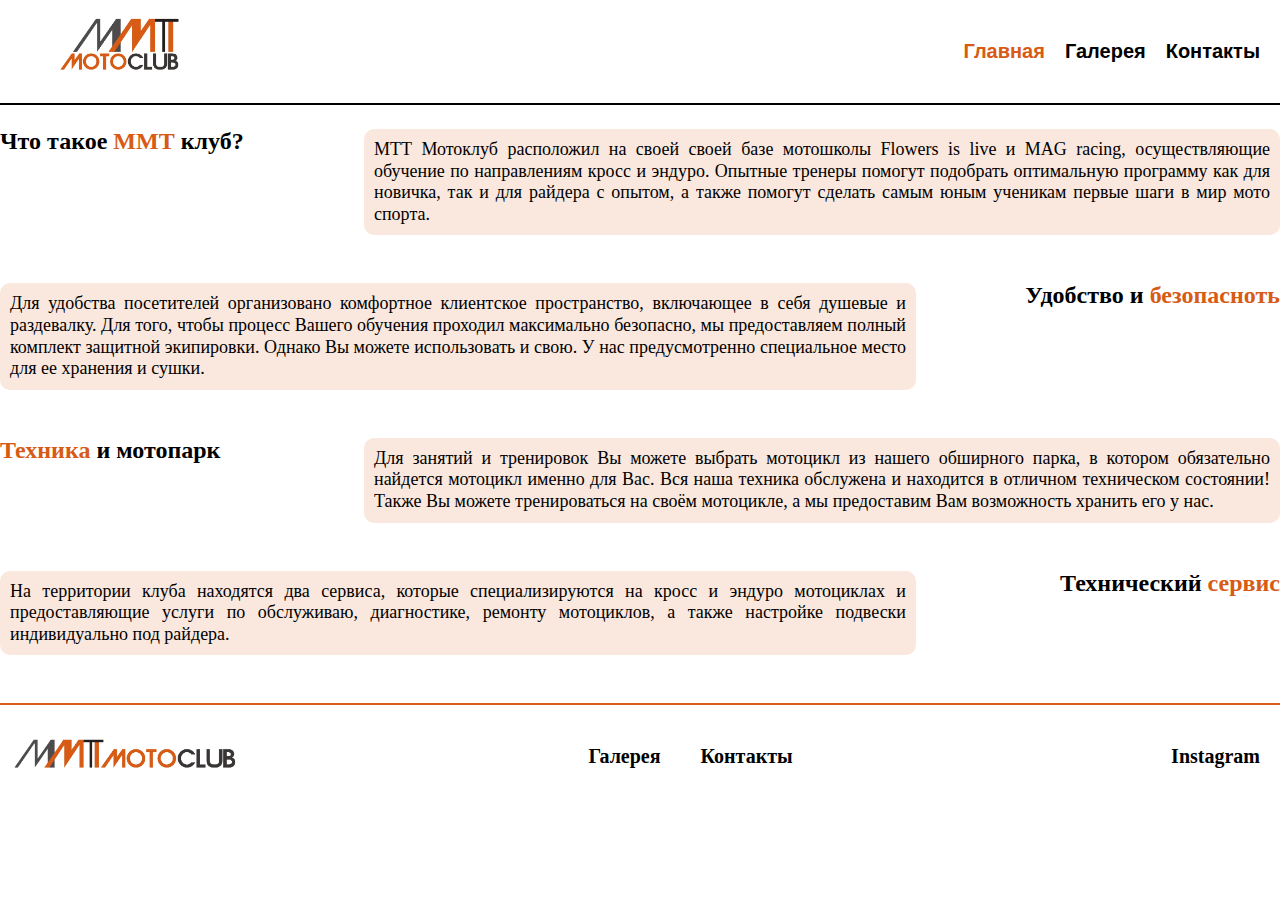
<file: index.html>
<!DOCTYPE html>
<html lang="ru">
  <head>
    <meta charset="UTF-8" />
    <meta http-equiv="X-UA-Compatible" content="IE=edge" />
    <meta name="viewport" content="width=device-width, initial-scale=1.0" />
    <link
      href="https://cdn.jsdelivr.net/npm/bootstrap@5.3.0-alpha2/dist/css/bootstrap.min.css"
      rel="stylesheet"
      integrity="sha384-aFq/bzH65dt+w6FI2ooMVUpc+21e0SRygnTpmBvdBgSdnuTN7QbdgL+OapgHtvPp"
      crossorigin="anonymous"
    />
    <meta
      name="description"
      content="MMT мотошкола. Обучение по направлениям кросс и эндуро"
    />
    <meta name="keywords" content="мотоклуб, MMT мотоклуб, кросс, эндуро" />
    <link type="text/css" href="css/main.css" rel="stylesheet" />
    <link
      rel="icon"
      href="logos/MMt-Moto-Logo-icon_page-0001.jpg"
      sizes="512x512"
    />
    <title>MMT Мотоклуб</title>
  </head>
  <body>
    <div class="container">
      <div class="header">
        <div class="logo">
          <a href="index.html"
            ><img
              class="header-logo"
              src="logos/MMt-Moto-Logo-icon_page-0001.jpg"
              alt="logo"
          /></a>
        </div>
        <div class="nav">
          <ul>
            <li><a href="index.html" style="color: #d75b15">Главная</a></li>
            <li><a href="gallery.html">Галерея</a></li>
            <li><a href="contacts.html">Контакты</a></li>
            <!-- <li>8 (926) 764-09-26</li> -->
          </ul>
        </div>
      </div>
      <div class="content">
        <section>
          <h2>Что такое <span class="colored">ММТ</span> клуб?</h2>
          <p class="main-text">
            МТТ Мотоклуб расположил на своей своей базе мотошколы Flowers is
            live и MAG racing, осуществляющие обучение по направлениям кросс и
            эндуро. Опытные тренеры помогут подобрать оптимальную программу как
            для новичка, так и для райдера с опытом, а также помогут сделать
            самым юным ученикам первые шаги в мир мото спорта.
          </p>
        </section>
        <section>
          <p class="main-text">
            Для удобства посетителей организовано комфортное клиентское
            пространство, включающее в себя душевые и раздевалку. Для того,
            чтобы процесс Вашего обучения проходил максимально безопасно, мы
            предоставляем полный комплект защитной экипировки. Однако Вы можете
            использовать и свою. У нас предусмотренно специальное место для ее
            хранения и сушки.
          </p>
          <h2 class="right-side">
            Удобство и <span class="colored">безопасноть</span>
          </h2>
        </section>
        <section>
          <h2><span class="colored">Техника</span> и мотопарк</h2>
          <p class="main-text">
            Для занятий и тренировок Вы можете выбрать мотоцикл из нашего
            обширного парка, в котором обязательно найдется мотоцикл именно для
            Вас. Вся наша техника обслужена и находится в отличном техническом
            состоянии! Также Вы можете тренироваться на своём мотоцикле, а мы
            предоставим Вам возможность хранить его у нас.
          </p>
        </section>
        <section>
          <p class="main-text">
            На территории клуба находятся два сервиса, которые специализируются
            на кросс и эндуро мотоциклах и предоставляющие услуги по обслуживаю,
            диагностике, ремонту мотоциклов, а также настройке подвески
            индивидуально под райдера.
          </p>
          <h2 class="right-side">
            Технический <span class="colored">сервис</span>
          </h2>
        </section>
      </div>
      <div class="footer">
        <div class="logo">
          <a href="index.html">
            <img
              src="logos/MMt-Moto-Logo-3_page-0001.jpg"
              class="footer-logo"
              alt="logo"
            />
          </a>
        </div>
        <div class="footer-nav">
          <ul>
            <li><a href="gallery.html">Галерея</a></li>
            <li><a href="contacts.html">Контакты</a></li>
          </ul>
        </div>
        <div class="footer-contacts">
          <ul>
            <li>
              <a href="https://instagram.com/mmt_moto_club?igshid=YmMyMTA2M2Y="
                >Instagram</a
              >
            </li>
            <!-- <li>
              <a href="mailto:example@gmail.com"
                ><span class="colored">exapmle</span>@gmail.com</a
              >
            </li> -->
            <!-- <li class="colored">8 (926) 764-09-26</li> TRto$touRY24 -->
          </ul>
        </div>
      </div>
    </div>
  </body>
</html>
</file>
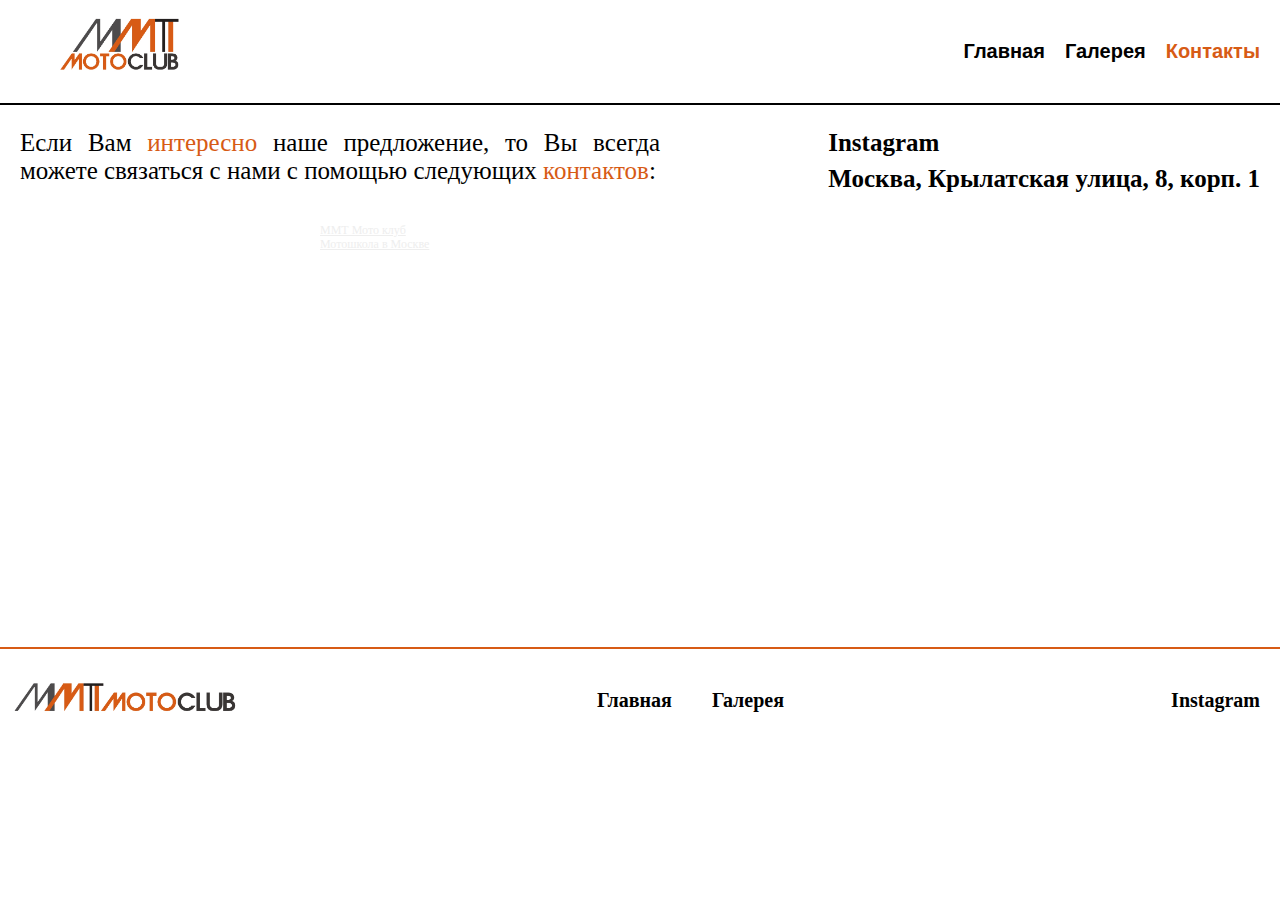
<file: contacts.html>
<!DOCTYPE html>
<html lang="en">
  <head>
    <meta charset="UTF-8" />
    <meta http-equiv="X-UA-Compatible" content="IE=edge" />
    <meta name="viewport" content="width=device-width, initial-scale=1.0" />
    <link
      href="https://cdn.jsdelivr.net/npm/bootstrap@5.3.0-alpha2/dist/css/bootstrap.min.css"
      rel="stylesheet"
      integrity="sha384-aFq/bzH65dt+w6FI2ooMVUpc+21e0SRygnTpmBvdBgSdnuTN7QbdgL+OapgHtvPp"
      crossorigin="anonymous"
    />

    <meta
      name="description"
      content="MMT мотошкола. Обучение по направлениям кросс и эндуро"
    />
    <meta name="keywords" content="мотоклуб, MMT мотоклуб, кросс, эндуро" />
    <link type="text/css" href="css/main.css" rel="stylesheet" />
    <link
      rel="icon"
      href="logos/MMt-Moto-Logo-icon_page-0001.jpg"
      sizes="512x512"
    />
    <title>MMT Мотоклуб</title>
  </head>
  <body>
    <div class="container">
      <div class="header">
        <div class="logo">
          <a href="index.html"
            ><img
              class="header-logo"
              src="logos/MMt-Moto-Logo-icon_page-0001.jpg"
          /></a>
        </div>
        <div class="nav">
          <ul>
            <li><a href="index.html">Главная</a></li>
            <li><a href="gallery.html">Галерея</a></li>
            <li><a href="contacts.html" style="color: #d75b15">Контакты</a></li>
            <!-- <li>8 (926) 764-09-26</li> -->
          </ul>
        </div>
      </div>
      <div class="content">
        <div class="content-container">
          <p class="description">
            Если Вам <span class="colored">интересно</span> наше предложение, то
            Вы всегда можете связаться с нами с помощью следующих
            <span class="colored">контактов</span>:
          </p>

          <div class="links">
            <ul>
              <li>
                <a
                  href="https://instagram.com/mmt_moto_club?igshid=YmMyMTA2M2Y="
                  >Instagram</a
                >
              </li>
              <li>Москва, Крылатская улица, 8, корп. 1</li>
              <!-- <li>
                <a href="mailto:example@gmail.com"
                  ><span class="colored">exapmle</span>@gmail.com</a
                >
              </li> -->
              <!-- <li>8 (926) 764-09-26</li> -->
            </ul>
          </div>
        </div>
        <div class="map" style="position: relative; overflow: hidden">
          <a
            href="https://yandex.ru/maps/org/mmt_moto_klub/20828356792/?utm_medium=mapframe&utm_source=maps"
            style="color: #eee; font-size: 12px; position: absolute; top: 0px"
            >ММТ Мото клуб</a
          ><a
            href="https://yandex.ru/maps/213/moscow/category/motorcycle_school/132743426043/?utm_medium=mapframe&utm_source=maps"
            style="color: #eee; font-size: 12px; position: absolute; top: 14px"
            >Мотошкола в Москве</a
          ><iframe
            src="https://yandex.ru/map-widget/v1/?ll=37.433949%2C55.757657&mode=poi&poi%5Bpoint%5D=37.434070%2C55.758737&poi%5Buri%5D=ymapsbm1%3A%2F%2Forg%3Foid%3D20828356792&z=16.89"
            width="560"
            height="400"
            frameborder="1"
            allowfullscreen="true"
            style="position: relative"
          ></iframe>
        </div>
      </div>

      <div class="footer">
        <div class="logo">
          <a href="index.html">
            <img
              src="logos/MMt-Moto-Logo-3_page-0001.jpg"
              class="footer-logo"
              alt="logo"
            />
          </a>
        </div>
        <div class="footer-nav">
          <ul>
            <li><a href="index.html">Главная</a></li>
            <li><a href="gallery.html">Галерея</a></li>
          </ul>
        </div>
        <div class="footer-contacts">
          <ul>
            <li>
              <a href="https://instagram.com/mmt_moto_club?igshid=YmMyMTA2M2Y="
                >Instagram</a
              >
            </li>
            <!-- <li>
            <a href="mailto:example@gmail.com"
              ><span class="colored">exapmle</span>@gmail.com</a
            >
          </li> -->
            <!-- <li class="colored">8 (926) 764-09-26</li> -->
          </ul>
        </div>
      </div>
    </div>
  </body>
</html>
</file>
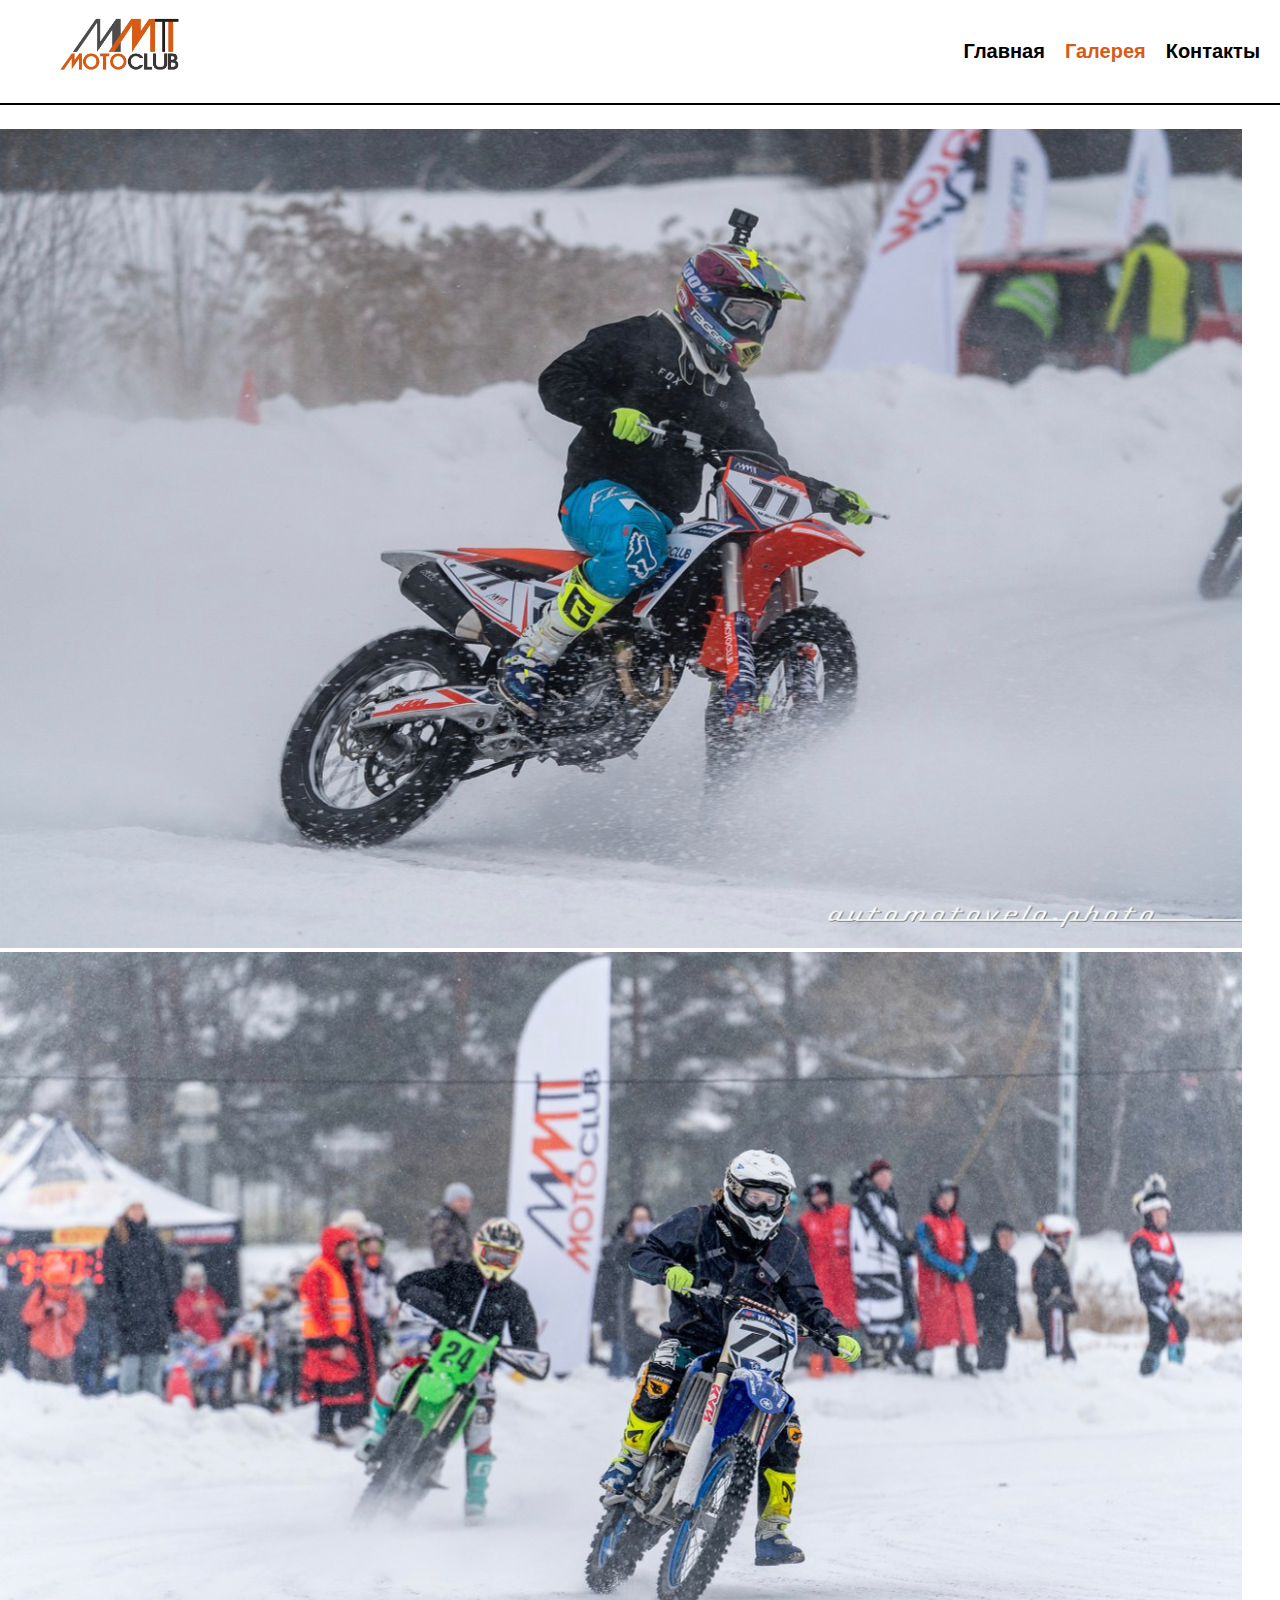
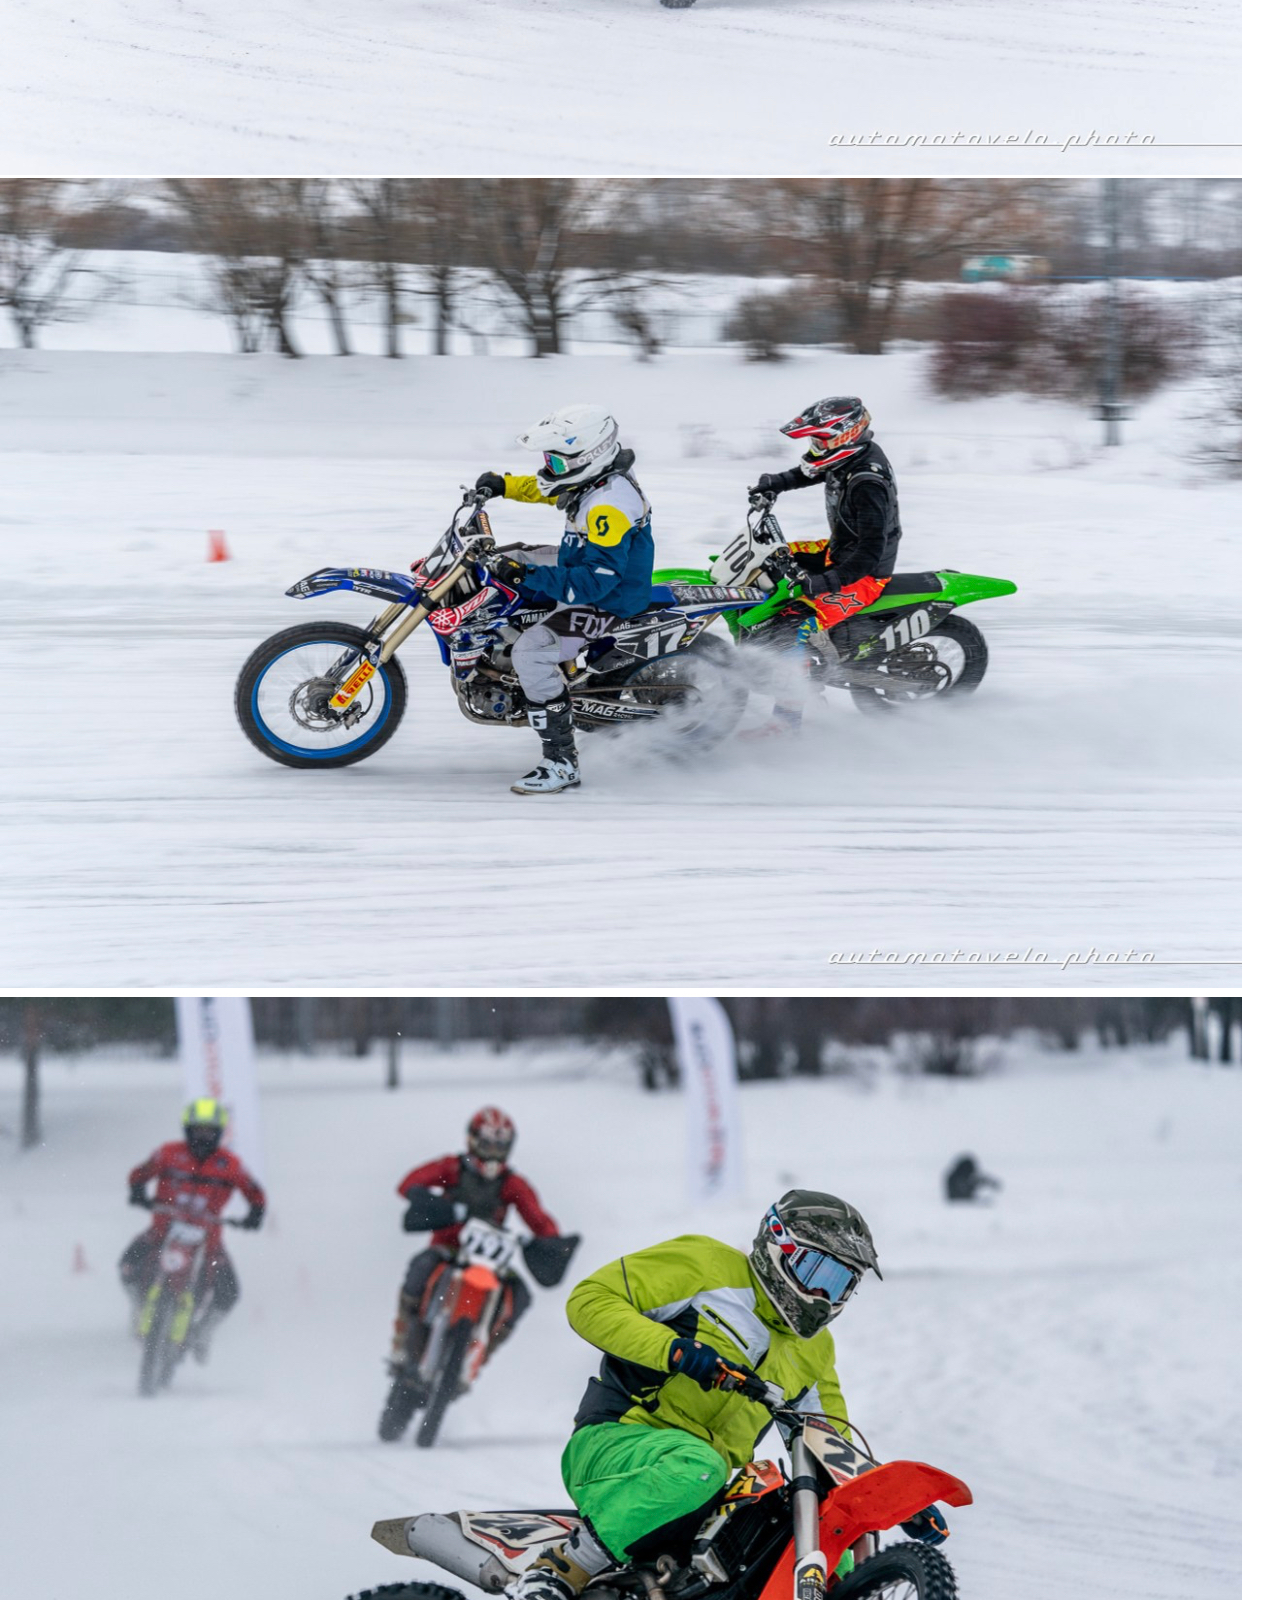
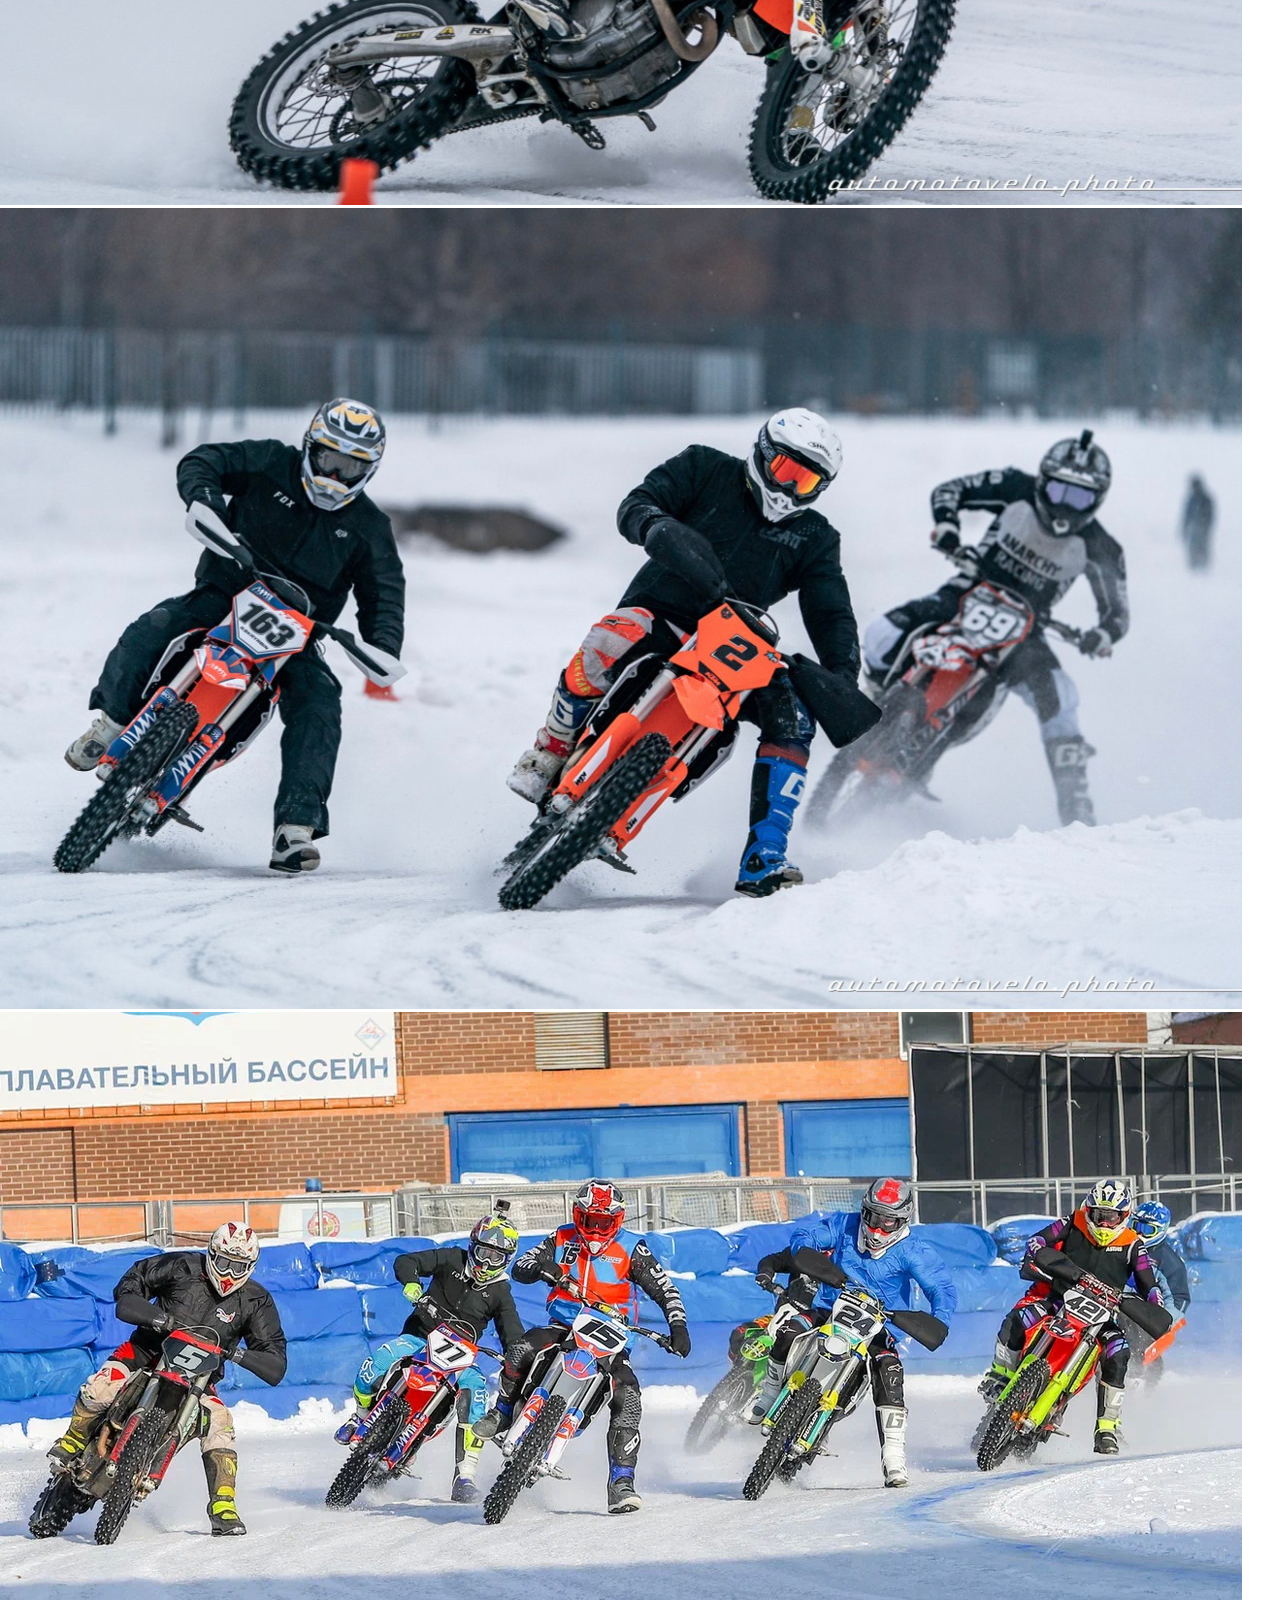
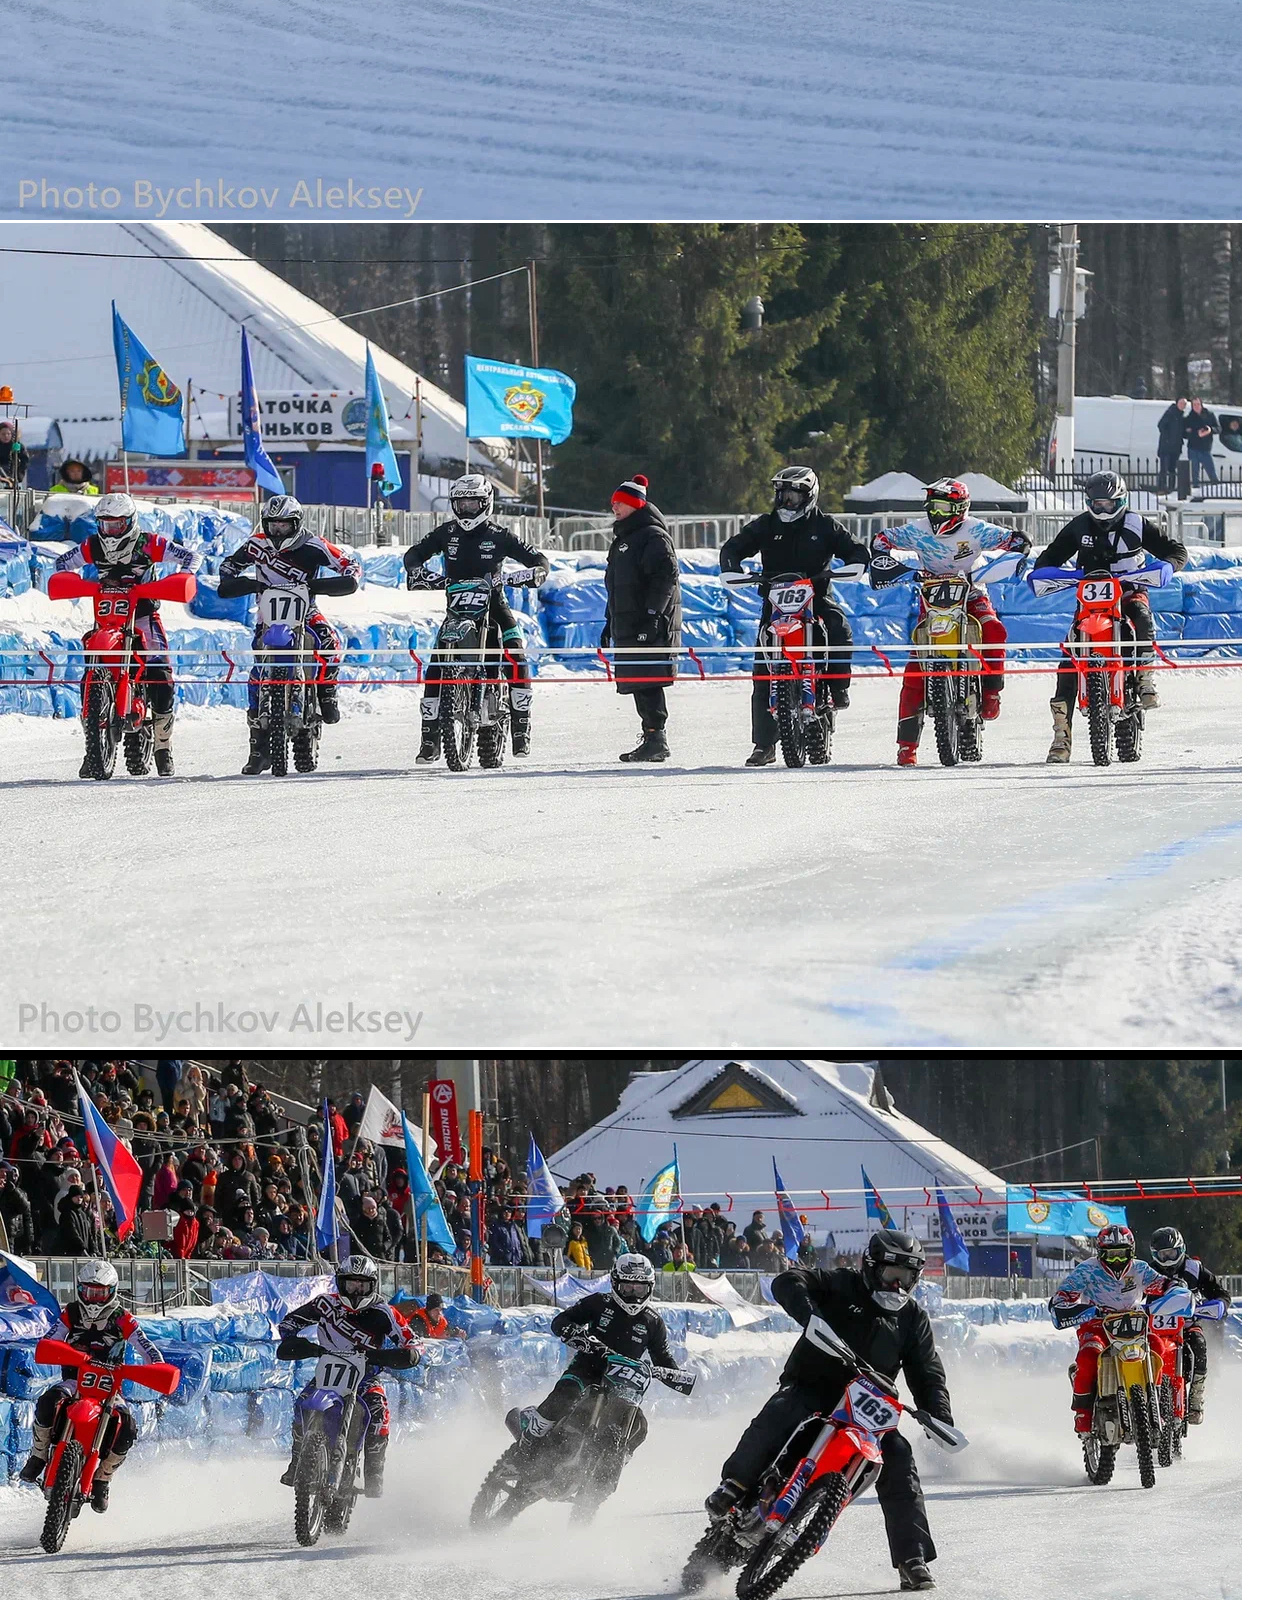
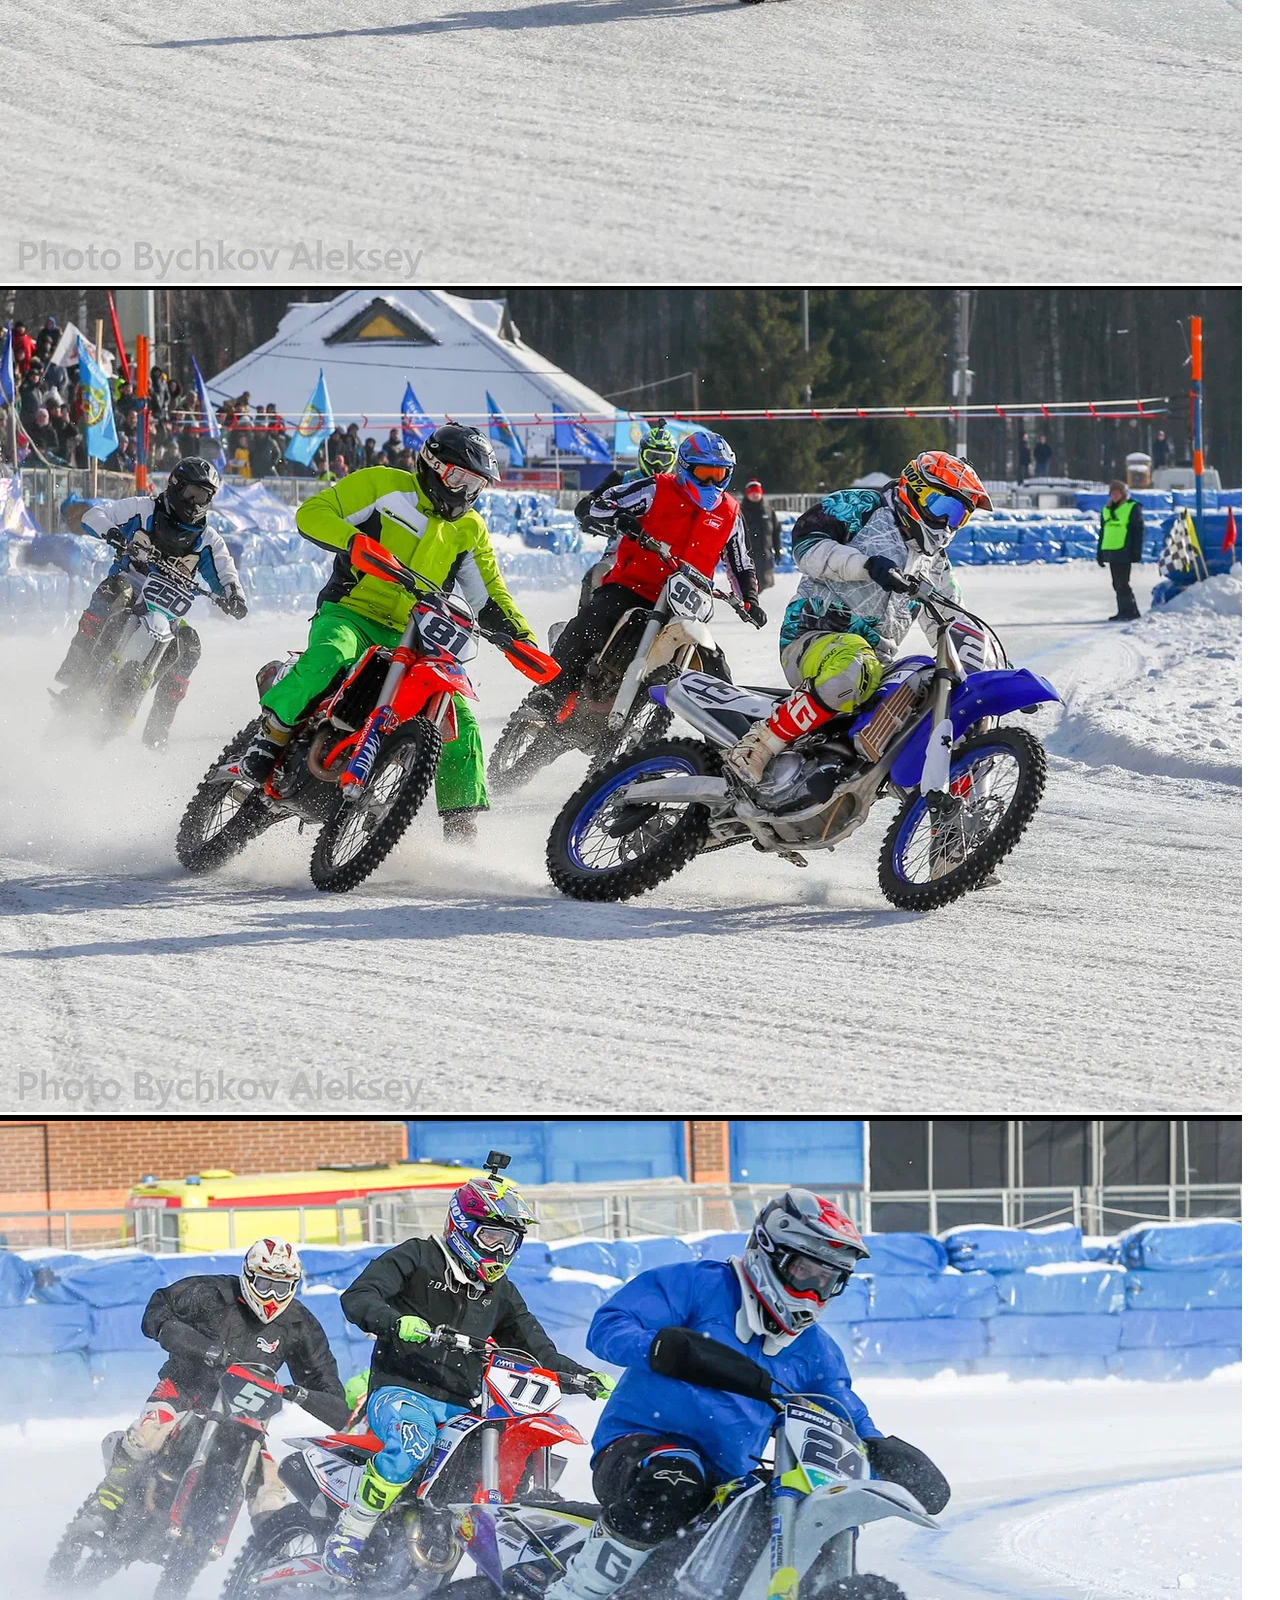
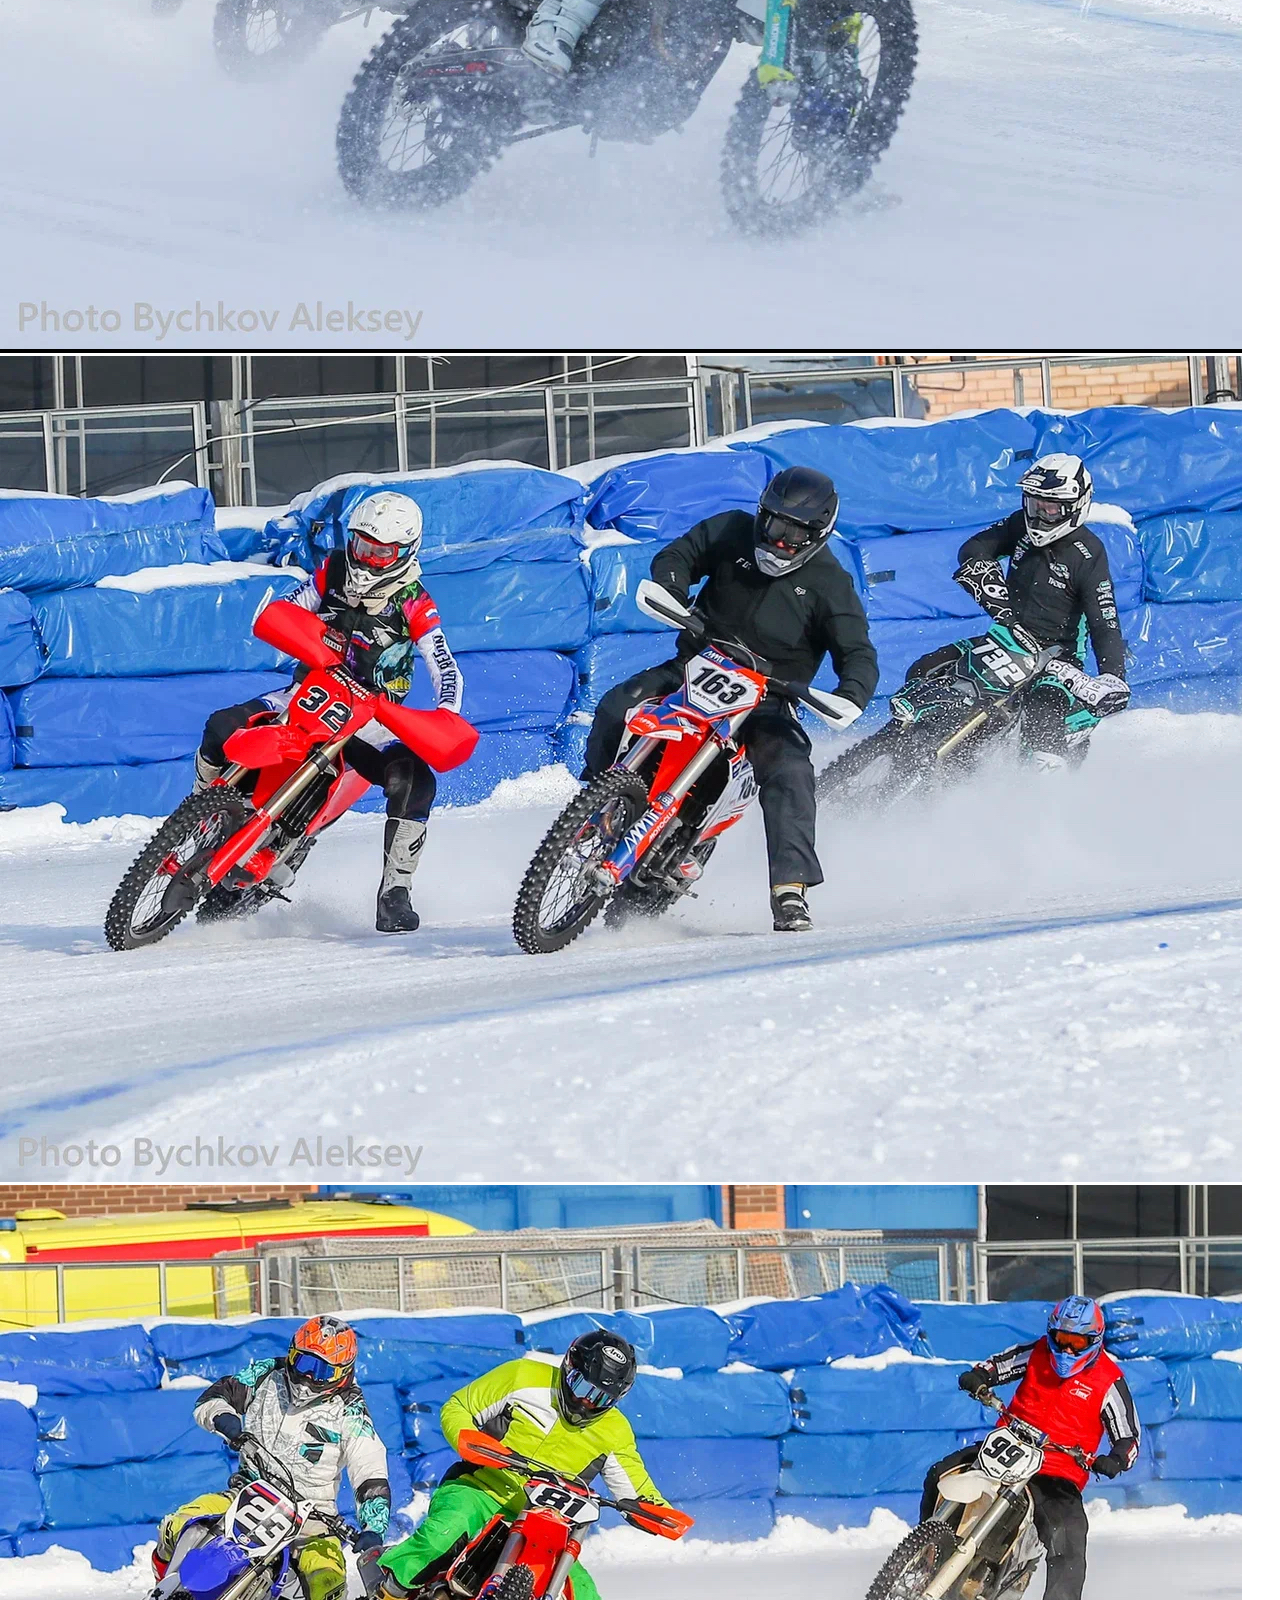
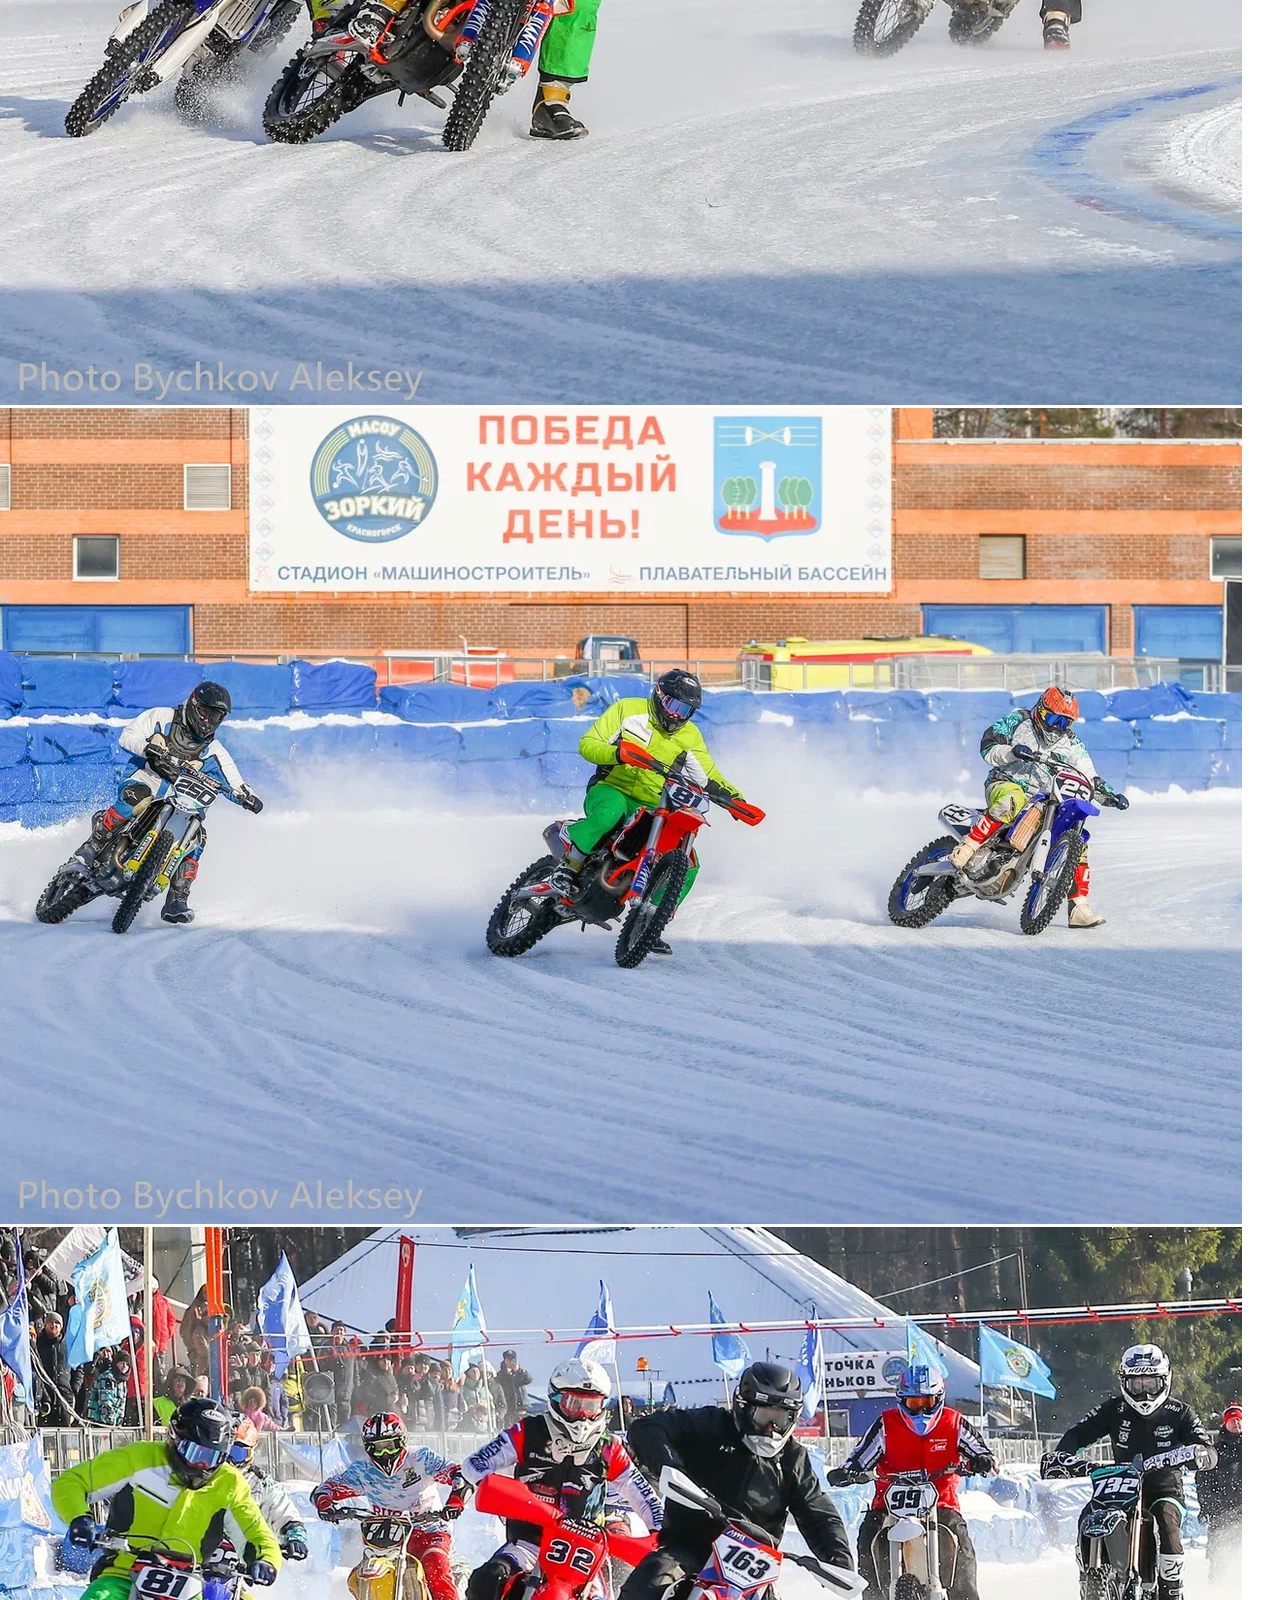
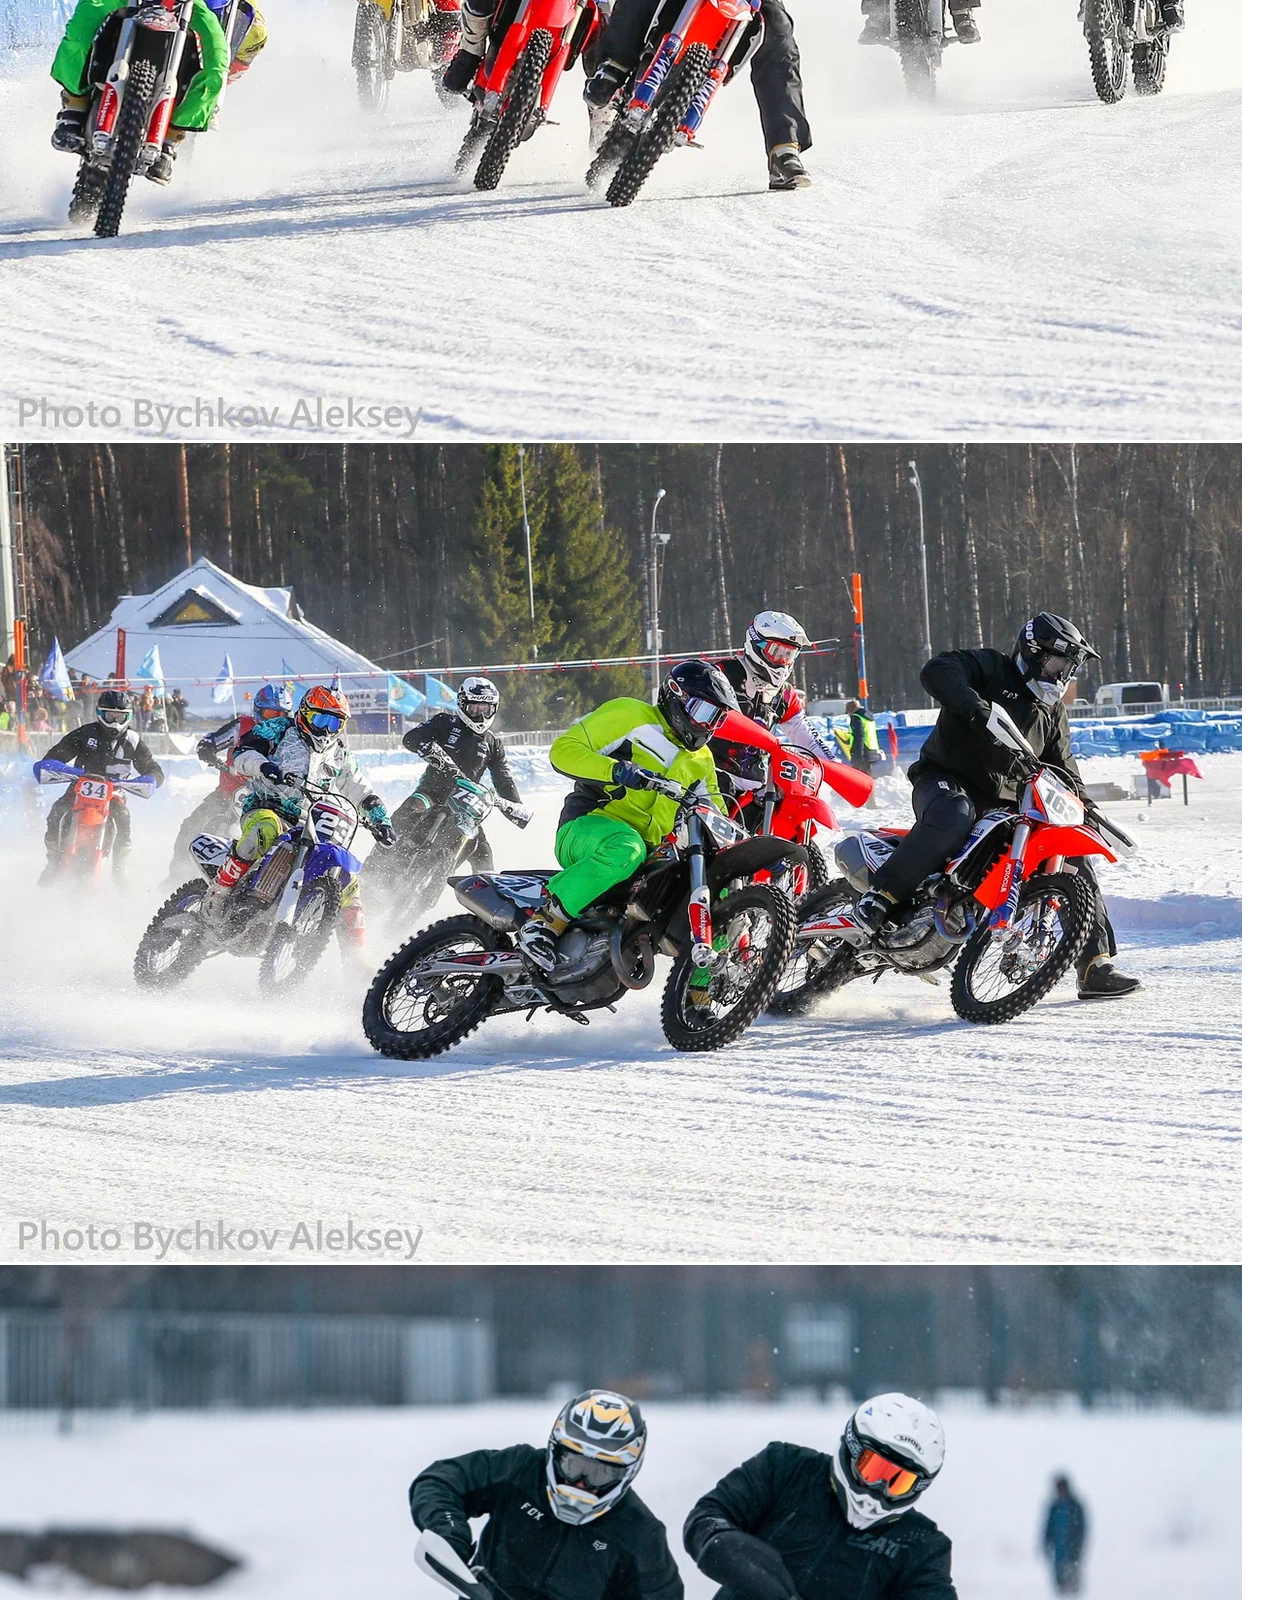
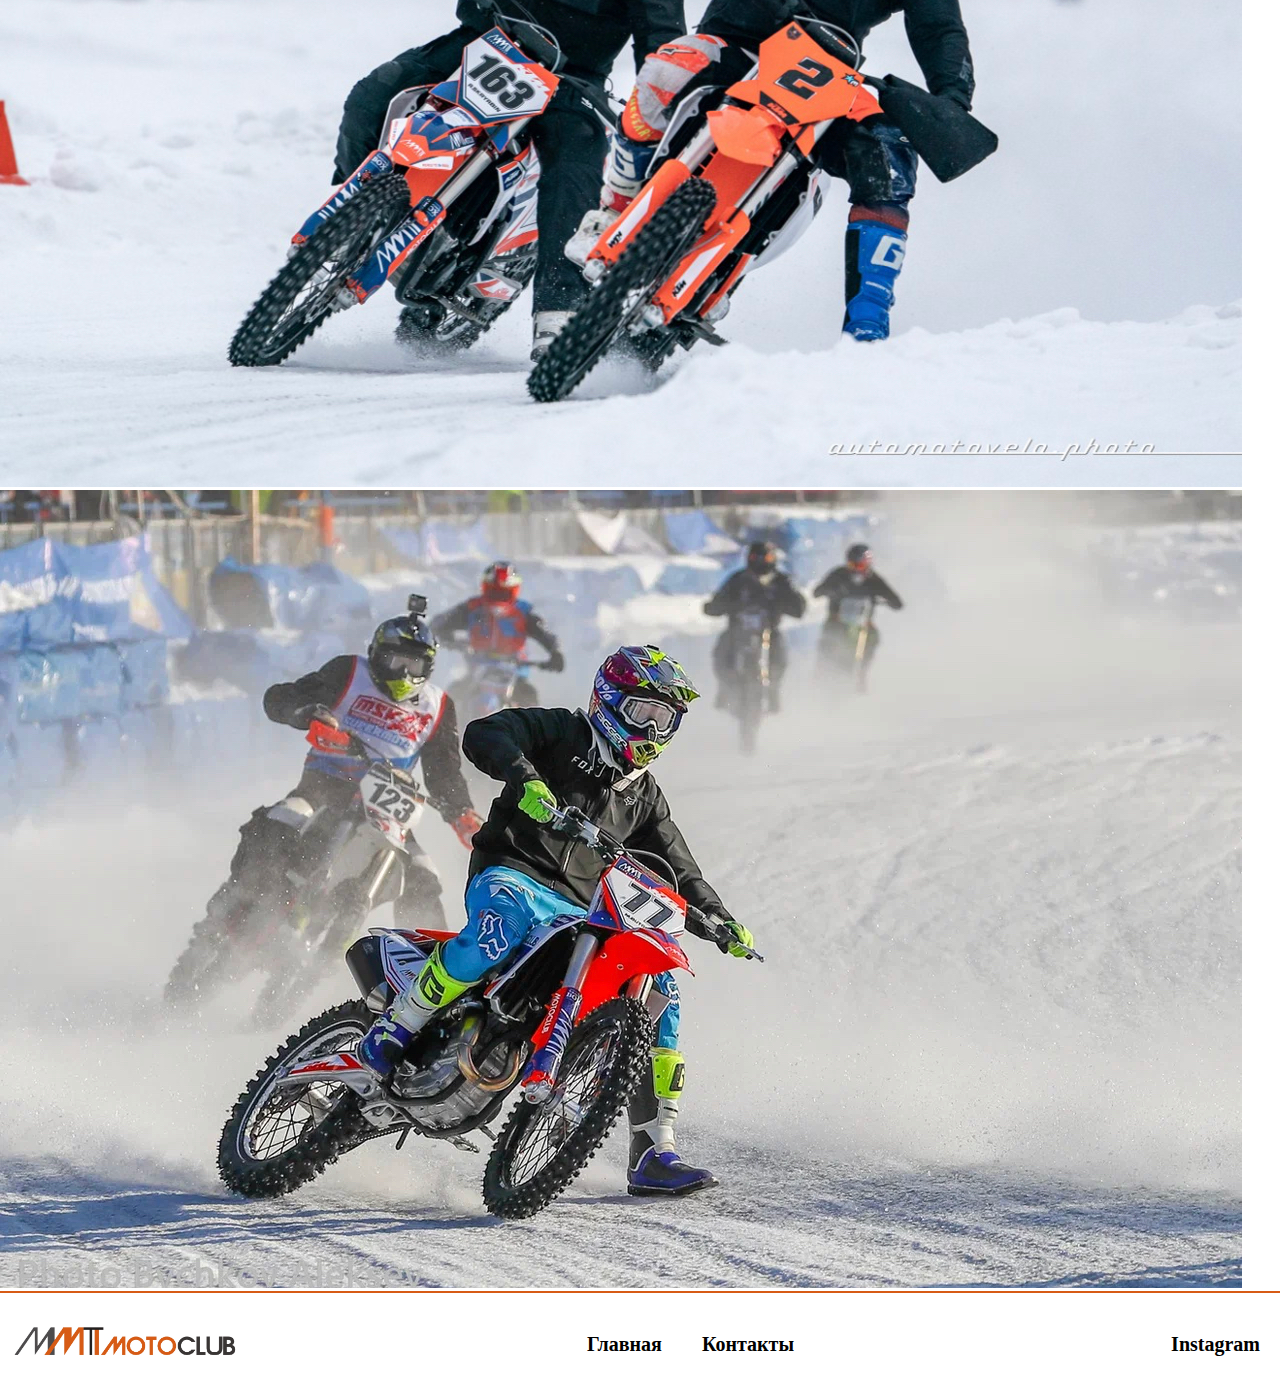
<file: gallery.html>
<!DOCTYPE html>
<html lang="en">
  <head>
    <meta charset="UTF-8" />
    <meta http-equiv="X-UA-Compatible" content="IE=edge" />
    <meta name="viewport" content="width=device-width, initial-scale=1.0" />
    <link
      href="https://cdn.jsdelivr.net/npm/bootstrap@5.3.0-alpha2/dist/css/bootstrap.min.css"
      rel="stylesheet"
      integrity="sha384-aFq/bzH65dt+w6FI2ooMVUpc+21e0SRygnTpmBvdBgSdnuTN7QbdgL+OapgHtvPp"
      crossorigin="anonymous"
    />

    <meta
      name="description"
      content="MMT мотошкола. Обучение по направлениям кросс и эндуро"
    />
    <meta name="keywords" content="мотоклуб, MMT мотоклуб, кросс, эндуро" />
    <link type="text/css" href="css/main.css" rel="stylesheet" />
    <link
      rel="icon"
      href="logos/MMt-Moto-Logo-icon_page-0001.jpg"
      sizes="512x512"
    />
    <title>MMT Мотоклуб</title>
  </head>
  <body>
    <div class="container">
      <div class="header">
        <div class="logo">
          <a href="index.html"
            ><img
              class="header-logo"
              src="logos/MMt-Moto-Logo-icon_page-0001.jpg"
          /></a>
        </div>
        <div class="nav">
          <ul>
            <li><a href="index.html">Главная</a></li>
            <li><a href="gallery.html" style="color: #d75b15">Галерея</a></li>
            <li><a href="contacts.html">Контакты</a></li>
            <!-- <li>8 (926) 764-09-26</li> -->
          </ul>
        </div>
      </div>
      <div class="content">
        <!-- Gallery -->
        <div class="row">
          <div class="col-lg-4 col-md-12 mb-4 mb-lg-0">
            <img
              src="photos/IMG_2039.PNG"
              class="w-100 shadow-1-strong rounded mb-4"
              alt=""
            />

            <img
              src="photos/IMG_2040.PNG"
              class="w-100 shadow-1-strong rounded mb-4"
              alt=""
            />
          </div>

          <div class="col-lg-4 mb-4 mb-lg-0">
            <img
              src="photos/IMG_2044.PNG"
              class="w-100 shadow-1-strong rounded mb-4"
              alt=""
            />

            <img
              src="photos/IMG_2045.PNG"
              class="w-100 shadow-1-strong rounded mb-4"
              alt=""
            />
          </div>

          <div class="col-lg-4 mb-4 mb-lg-0">
            <img
              src="photos/IMG_2047.PNG"
              class="w-100 shadow-1-strong rounded mb-4"
              alt=""
            />

            <img
              src="photos/IMG_2058.PNG"
              class="w-100 shadow-1-strong rounded mb-4"
              alt=""
            />
          </div>
        </div>

        <div class="row">
          <div class="col">
            <img
              class="w-100 shadow-1-strong rounded mb-4"
              src="photos/IMG_2049.PNG"
              alt=""
            />
          </div>
        </div>

        <div class="row">
          <div class="col-lg-4 col-md-12 mb-4 mb-lg-0">
            <img
              src="photos/IMG_2050.PNG"
              class="w-100 shadow-1-strong rounded mb-4"
              alt=""
            />

            <img
              src="photos/IMG_2053.PNG"
              class="w-100 shadow-1-strong rounded mb-4"
              alt=""
            />
          </div>

          <div class="col-lg-4 mb-4 mb-lg-0">
            <img
              src="photos/IMG_2054.PNG"
              class="w-100 shadow-1-strong rounded mb-4"
              alt=""
            />

            <img
              src="photos/IMG_2055.PNG"
              class="w-100 shadow-1-strong rounded mb-4"
              alt=""
            />
          </div>

          <div class="col-lg-4 mb-4 mb-lg-0">
            <img
              src="photos/IMG_2056.PNG"
              class="w-100 shadow-1-strong rounded mb-4"
              alt=""
            />

            <img
              src="photos/IMG_2057.PNG"
              class="w-100 shadow-1-strong rounded mb-4"
              alt=""
            />
          </div>
        </div>

        <div class="row">
          <div class="col">
            <img
              class="w-100 shadow-1-strong rounded mb-4"
              src="photos/IMG_2060.PNG"
              alt=""
            />
          </div>
        </div>

        <div class="row">
          <div class="col-lg-4 col-md-12 mb-4 mb-lg-0">
            <img
              src="photos/IMG_2061.PNG"
              class="w-100 shadow-1-strong rounded mb-4"
              alt=""
            />
          </div>

          <div class="col-lg-4 mb-4 mb-lg-0">
            <img
              src="photos/IMG_2046.PNG"
              class="w-100 shadow-1-strong rounded mb-4"
              alt=""
            />
          </div>

          <div class="col-lg-4 mb-4 mb-lg-0">
            <img
              src="photos/IMG_2064.PNG"
              class="w-100 shadow-1-strong rounded mb-4"
              alt=""
            />
          </div>
        </div>

        <!-- Gallery -->
      </div>
      <div class="footer">
        <div class="logo">
          <a href="index.html">
            <img
              src="logos/MMt-Moto-Logo-3_page-0001.jpg"
              class="footer-logo"
              alt="logo"
            />
          </a>
        </div>
        <div class="footer-nav">
          <ul>
            <li><a href="index.html">Главная</a></li>
            <li><a href="contacts.html">Контакты</a></li>
          </ul>
        </div>
        <div class="footer-contacts">
          <ul>
            <li>
              <a href="https://instagram.com/mmt_moto_club?igshid=YmMyMTA2M2Y="
                >Instagram</a
              >
            </li>
            <!-- <li>
            <a href="mailto:example@gmail.com"
              ><span class="colored">exapmle</span>@gmail.com</a
            >
          </li> -->
            <!-- <li class="colored">8 (926) 764-09-26</li> -->
          </ul>
        </div>
      </div>
    </div>
  </body>
</html>
</file>
<file: css/main.css>
/**
 * Сброс стилей
 **/
html,
body,
div,
span,
applet,
object,
iframe,
h1,
h2,
h3,
h4,
h5,
h6,
p,
blockquote,
pre,
a,
abbr,
acronym,
address,
big,
cite,
code,
del,
dfn,
em,
img,
ins,
kbd,
q,
s,
samp,
small,
strike,
strong,
sub,
sup,
tt,
var,
b,
u,
i,
center,
dl,
dt,
dd,
ol,
ul,
li,
fieldset,
form,
label,
legend,
table,
caption,
tbody,
tfoot,
thead,
tr,
th,
td,
article,
aside,
canvas,
details,
embed,
figure,
figcaption,
footer,
header,
hgroup,
menu,
nav,
output,
ruby,
section,
summary,
time,
mark,
audio,
video {
  margin: 0;
  padding: 0;
  border: 0;
  font-size: 100%;
  vertical-align: baseline;
}

article,
aside,
details,
figcaption,
figure,
footer,
header,
hgroup,
menu,
nav,
section,
summary {
  display: block;
}

body {
  line-height: 1;
}

ol,
ul {
  list-style: none;
}

blockquote,
q {
  quotes: none;
}

blockquote:before,
blockquote:after,
q:before,
q:after {
  content: "";
  content: none;
}

table {
  border-collapse: collapse;
  border-spacing: 0;
}

h1,
h2,
h3,
h4,
h5,
h6 {
  font-weight: normal;
}

input {
  outline: 0;
}

article,
aside,
details,
figcaption,
figure,
footer,
header,
hgroup,
main,
nav,
section,
summary {
  display: block;
}
/* styles */

.colored {
  color: #d75b15;
}

/* header, footer */

.header {
  display: flex;
  justify-content: space-between;
  font-family: "Open Sans", sans-serif;
  border-bottom: 2px solid black;
  margin-bottom: 24px;
}

@media (max-width: 480px) {
  .header {
    flex-direction: column;
  }
  .nav ul {
    /* flex-direction: column; */
    margin: auto;
    margin-top: 1px !important;
  }
  .header .nav {
    margin-bottom: 24px;
  }
  .header-logo {
    margin: 2px 15%;
  }
}

.header-logo {
  width: 250px;
  height: 100px;
  object-fit: cover;
}

.header ul {
  display: flex;
  justify-content: space-between;
  margin-top: 40px;
}

.header li {
  margin-right: 20px;
  font-size: 20px;
  font-weight: 600;
  /* letter-spacing: 1px; */
}

.header a {
  text-decoration: none;
  color: #000;
}

.header a:hover {
  color: #d75b15;
}

.footer {
  display: flex;
  justify-content: space-between;
  border-top: 2px solid #d75b15;
}

@media (max-width: 480px) {
  .footer {
    flex-direction: column;
  }

  .footer-nav ul {
    /* flex-direction: column; */
    margin: auto;
  }

  /* .footer-nav ul :nth-child(1) {
    margin-left: 40px;
  } */

  .footer-contacts {
    margin-bottom: 24px;
  }

  .footer-nav,
  .footer-contacts {
    margin-top: 0px !important;
  }

  .footer-logo {
    margin: 2px 15%;
  }
}

.footer a:hover {
  color: #d75b15;
}

.footer-logo {
  width: 250px;
  height: 100px;
  object-fit: cover;
}

.footer-nav,
.footer-contacts {
  margin-top: 40px;
}

.footer-nav ul {
  display: flex;
  justify-content: space-between;
}

.footer-nav ul li {
  margin-right: 40px;
}

.footer-nav li {
  font-size: 20px;
  font-weight: 600;
}

.footer-nav li a {
  text-decoration: none;
  color: #000;
}

.footer-contacts ul {
  display: flex;
  justify-content: space-between;
}

.footer-contacts ul li {
  margin-right: 20px;
  font-size: 20px;
  font-weight: 600;
}

.footer-contacts ul li a {
  text-decoration: none;
  color: #000;
}

/* header, footer */

/* index */

section {
  display: flex;
  justify-content: space-between;
  /* width: 80%; */
  margin: 24px auto;
}

.main-text {
  margin-bottom: 24px;
  font-size: 18px;
  background-color: #fae8de;
  border-radius: 10px;
  padding: 10px;
  width: 70%;
  /* margin: 24px auto; */
  line-height: 1.2;
  text-align: justify;
}

section h2 {
  font-size: 24px;
  font-weight: bold;
}

@media (max-width: 480px) {
  section .right-side {
    margin-left: 25px !important;
  }
}

@media (max-width: 912px) {
  section .right-side {
    margin-left: 40px;
  }
}

/* index */

/* gallery */

/* gallery */

/* contacts */

.content-container {
  display: flex;
  justify-content: space-between;
  margin-bottom: 24px;
}

@media (max-width: 480px) {
  .content-container {
    display: flex;
    flex-direction: column;
  }

  .content-container .description {
    width: 90% !important;
    padding-right: 20px;
  }

  .content-container li {
    margin: 20px;
  }

  .map {
    width: 100% !important;
    margin: 20px auto;
  }
}

.content-container .description {
  width: 50%;
  margin-left: 20px;
}

.content-container .description,
li {
  font-size: 25px;
  line-height: 1.1;
  /* letter-spacing: 1px; */
  text-align: justify;
  margin-bottom: 8px;
}

.links ul li {
  text-decoration: none;
  color: #000;
  font-weight: bold;
  margin-right: 20px;
}

.links ul li a {
  text-decoration: none;
  color: #000;
}

.links ul li a:hover {
  color: #d75b15;
}

.map {
  width: 50%;
  margin: 20px auto;
}

/* contacts */
</file>
